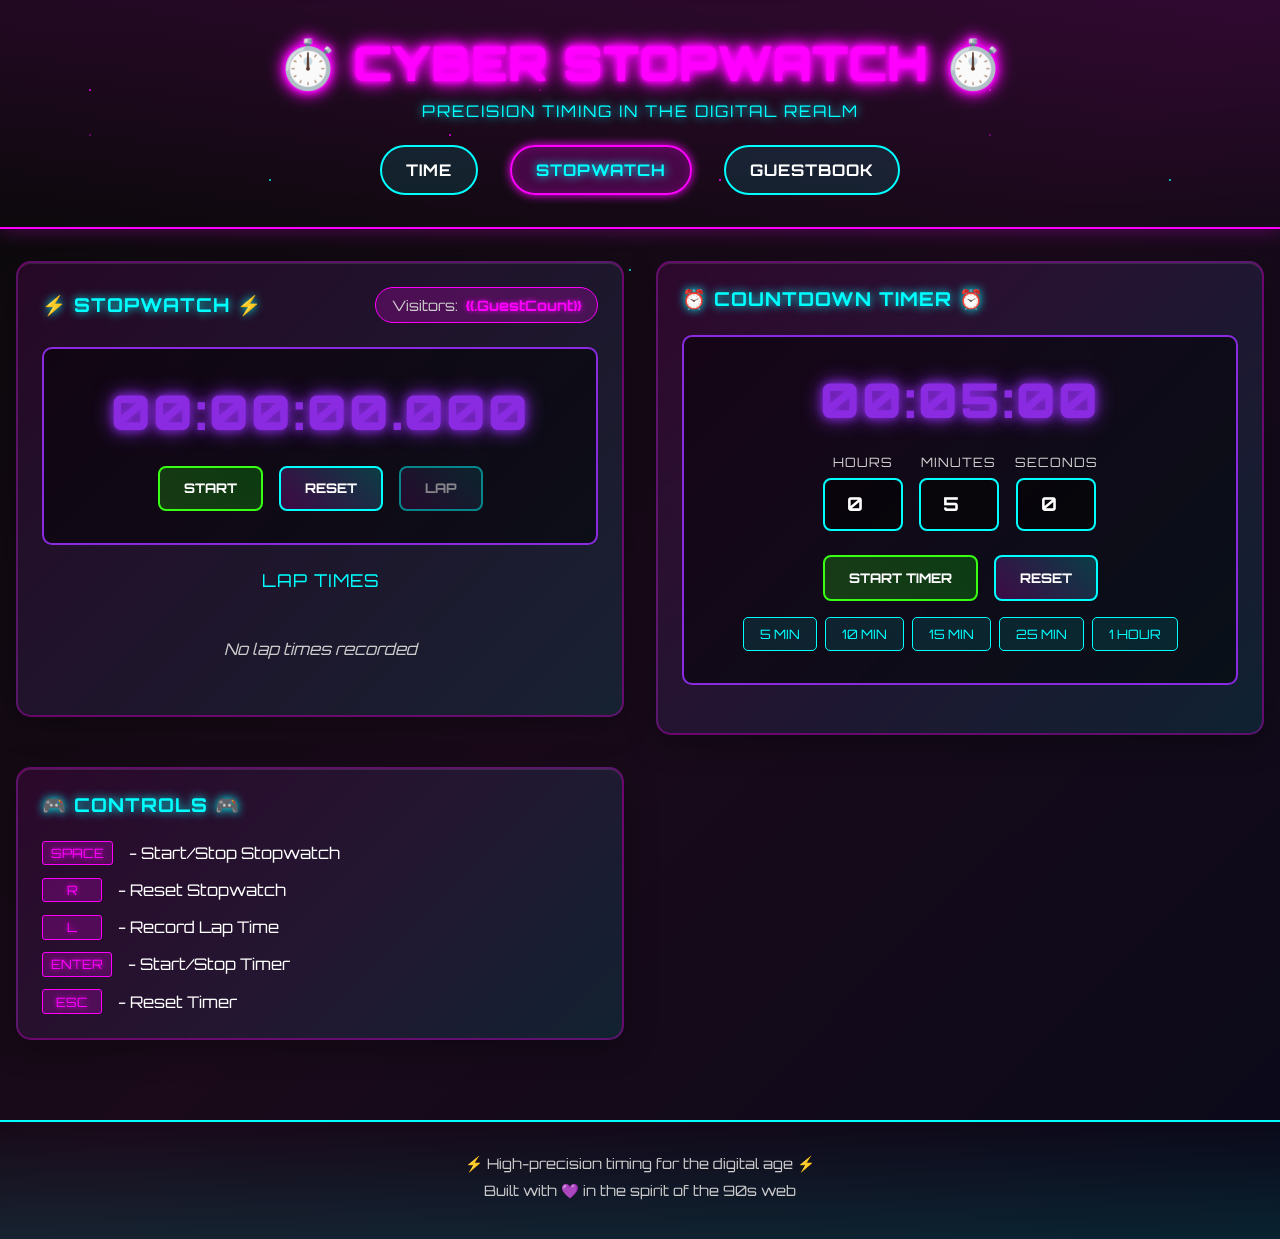
<file: templates/stopwatch.html>
<!DOCTYPE html>
<html lang="en">
<head>
    <meta charset="UTF-8">
    <meta name="viewport" content="width=device-width, initial-scale=1.0">
    <title>⏱️ CYBER STOPWATCH ⏱️</title>
    <link rel="stylesheet" href="/static/style.css">
    <link href="https://fonts.googleapis.com/css2?family=Orbitron:wght@400;700;900&display=swap" rel="stylesheet">
</head>
<body>
    <div class="stars"></div>
    <div class="twinkling"></div>

    <header class="retro-header">
        <h1 class="neon-title">⏱️ CYBER STOPWATCH ⏱️</h1>
        <div class="subtitle">Precision timing in the digital realm</div>
        <nav class="nav-bar">
            <a href="/" class="nav-link">TIME</a>
            <a href="/stopwatch" class="nav-link active">STOPWATCH</a>
            <a href="/guestbook" class="nav-link">GUESTBOOK</a>
        </nav>
    </header>

    <main class="container">
        <div class="grid-container">
            <div class="stopwatch-card">
                <div class="card-header">
                    <span class="card-title">⚡ STOPWATCH ⚡</span>
                    <div class="guest-counter">
                        <span class="counter-label">Visitors:</span>
                        <span class="counter-value">{{.GuestCount}}</span>
                    </div>
                </div>

                <div class="stopwatch-display">
                    <div id="stopwatchTime" class="stopwatch-time">00:00:00.000</div>
                    <div class="stopwatch-controls">
                        <button id="startStopBtn" class="retro-btn start-btn">START</button>
                        <button id="resetBtn" class="retro-btn">RESET</button>
                        <button id="lapBtn" class="retro-btn" disabled>LAP</button>
                    </div>
                </div>

                <div class="lap-times" id="lapTimes">
                    <div class="lap-header">LAP TIMES</div>
                    <div class="lap-list" id="lapList">
                        <div class="no-laps">No lap times recorded</div>
                    </div>
                </div>
            </div>

            <div class="timer-card">
                <div class="card-header">
                    <span class="card-title">⏰ COUNTDOWN TIMER ⏰</span>
                </div>

                <div class="timer-display">
                    <div id="timerTime" class="timer-time">00:00:00</div>

                    <div class="timer-inputs">
                        <div class="input-group">
                            <label for="hours">Hours</label>
                            <input type="number" id="hours" min="0" max="23" value="0" class="retro-input timer-input">
                        </div>
                        <div class="input-group">
                            <label for="minutes">Minutes</label>
                            <input type="number" id="minutes" min="0" max="59" value="5" class="retro-input timer-input">
                        </div>
                        <div class="input-group">
                            <label for="seconds">Seconds</label>
                            <input type="number" id="seconds" min="0" max="59" value="0" class="retro-input timer-input">
                        </div>
                    </div>

                    <div class="timer-controls">
                        <button id="startTimerBtn" class="retro-btn start-btn">START TIMER</button>
                        <button id="resetTimerBtn" class="retro-btn">RESET</button>
                    </div>

                    <div class="timer-presets">
                        <button class="preset-btn" data-time="300">5 MIN</button>
                        <button class="preset-btn" data-time="600">10 MIN</button>
                        <button class="preset-btn" data-time="900">15 MIN</button>
                        <button class="preset-btn" data-time="1500">25 MIN</button>
                        <button class="preset-btn" data-time="3600">1 HOUR</button>
                    </div>
                </div>
            </div>

            <div class="info-card">
                <div class="card-header">
                    <span class="card-title">🎮 CONTROLS 🎮</span>
                </div>

                <div class="controls-info">
                    <div class="control-item">
                        <kbd>SPACE</kbd> - Start/Stop Stopwatch
                    </div>
                    <div class="control-item">
                        <kbd>R</kbd> - Reset Stopwatch
                    </div>
                    <div class="control-item">
                        <kbd>L</kbd> - Record Lap Time
                    </div>
                    <div class="control-item">
                        <kbd>ENTER</kbd> - Start/Stop Timer
                    </div>
                    <div class="control-item">
                        <kbd>ESC</kbd> - Reset Timer
                    </div>
                </div>
            </div>
        </div>
    </main>

    <footer class="retro-footer">
        <div class="footer-content">
            <p>⚡ High-precision timing for the digital age ⚡</p>
            <p>Built with 💜 in the spirit of the 90s web</p>
        </div>
    </footer>

    <script src="/static/stopwatch.js"></script>
</body>
</html>
</file>
<file: static/style.css>
/* 90s Vaporwave Time Service CSS */
@import url('https://fonts.googleapis.com/css2?family=Orbitron:wght@400;700;900&display=swap');

:root {
    --neon-pink: #ff00ff;
    --neon-cyan: #00ffff;
    --neon-purple: #8a2be2;
    --neon-green: #39ff14;
    --dark-bg: #0a0a0a;
    --darker-bg: #050505;
    --grid-color: #ff00ff44;
    --glass-bg: rgba(255, 0, 255, 0.1);
    --glass-border: rgba(255, 0, 255, 0.3);
    --text-primary: #ffffff;
    --text-secondary: #ff00ff;
    --text-muted: #cccccc;
}

* {
    margin: 0;
    padding: 0;
    box-sizing: border-box;
}

body {
    font-family: 'Orbitron', monospace;
    background: linear-gradient(135deg, #0a0a0a 0%, #1a0a1a 50%, #0a0a1a 100%);
    color: var(--text-primary);
    min-height: 100vh;
    overflow-x: hidden;
    position: relative;
}

/* Animated Background */
.stars {
    position: fixed;
    top: 0;
    left: 0;
    width: 100%;
    height: 100%;
    z-index: -2;
    background: url('data:image/svg+xml,<svg xmlns="http://www.w3.org/2000/svg" viewBox="0 0 1000 1000"><circle cx="100" cy="100" r="1" fill="%23ff00ff"/><circle cx="300" cy="200" r="1" fill="%2300ffff"/><circle cx="500" cy="150" r="1" fill="%23ff00ff"/><circle cx="700" cy="300" r="1" fill="%2300ffff"/><circle cx="200" cy="400" r="1" fill="%23ff00ff"/><circle cx="600" cy="450" r="1" fill="%2300ffff"/><circle cx="800" cy="200" r="1" fill="%23ff00ff"/><circle cx="150" cy="600" r="1" fill="%2300ffff"/><circle cx="450" cy="700" r="1" fill="%23ff00ff"/><circle cx="750" cy="550" r="1" fill="%2300ffff"/></svg>') repeat;
    animation: twinkle 3s ease-in-out infinite alternate;
}

.twinkling {
    position: fixed;
    top: 0;
    left: 0;
    width: 100%;
    height: 100%;
    z-index: -1;
    background: url('data:image/svg+xml,<svg xmlns="http://www.w3.org/2000/svg" viewBox="0 0 2000 2000"><circle cx="200" cy="300" r="2" fill="%23ff00ff" opacity="0.5"/><circle cx="800" cy="600" r="2" fill="%2300ffff" opacity="0.5"/><circle cx="1200" cy="200" r="2" fill="%23ff00ff" opacity="0.5"/><circle cx="400" cy="800" r="2" fill="%2300ffff" opacity="0.5"/><circle cx="1600" cy="400" r="2" fill="%23ff00ff" opacity="0.5"/></svg>') repeat;
    animation: sparkle 4s ease-in-out infinite alternate;
}

@keyframes twinkle {
    0% { opacity: 0.3; }
    100% { opacity: 0.8; }
}

@keyframes sparkle {
    0% { transform: translateY(0px); opacity: 0.5; }
    100% { transform: translateY(-10px); opacity: 1; }
}

/* Header */
.retro-header {
    text-align: center;
    padding: 2rem 1rem;
    background: linear-gradient(180deg, rgba(255, 0, 255, 0.1) 0%, transparent 100%);
    border-bottom: 2px solid var(--neon-pink);
    box-shadow: 0 0 20px rgba(255, 0, 255, 0.3);
}

.neon-title {
    font-size: 3rem;
    font-weight: 900;
    color: var(--neon-pink);
    text-shadow:
        0 0 5px var(--neon-pink),
        0 0 10px var(--neon-pink),
        0 0 15px var(--neon-pink),
        0 0 20px var(--neon-pink);
    animation: neon-flicker 2s ease-in-out infinite alternate;
    margin-bottom: 0.5rem;
}

@keyframes neon-flicker {
    0%, 100% { opacity: 1; }
    50% { opacity: 0.8; }
}

.subtitle {
    font-size: 1rem;
    color: var(--neon-cyan);
    text-shadow: 0 0 10px var(--neon-cyan);
    margin-bottom: 1.5rem;
    text-transform: uppercase;
    letter-spacing: 2px;
}

/* Navigation */
.nav-bar {
    display: flex;
    justify-content: center;
    gap: 2rem;
    flex-wrap: wrap;
}

.nav-link {
    color: var(--text-primary);
    text-decoration: none;
    padding: 0.8rem 1.5rem;
    border: 2px solid var(--neon-cyan);
    background: rgba(0, 255, 255, 0.1);
    border-radius: 25px;
    font-weight: bold;
    text-transform: uppercase;
    letter-spacing: 1px;
    transition: all 0.3s ease;
    position: relative;
    overflow: hidden;
}

.nav-link::before {
    content: '';
    position: absolute;
    top: 0;
    left: -100%;
    width: 100%;
    height: 100%;
    background: linear-gradient(90deg, transparent, rgba(0, 255, 255, 0.3), transparent);
    transition: left 0.5s;
}

.nav-link:hover::before {
    left: 100%;
}

.nav-link:hover,
.nav-link.active {
    color: var(--neon-cyan);
    border-color: var(--neon-pink);
    background: rgba(255, 0, 255, 0.2);
    box-shadow:
        0 0 10px var(--neon-pink),
        inset 0 0 10px rgba(255, 0, 255, 0.2);
    text-shadow: 0 0 10px currentColor;
}

/* Container */
.container {
    max-width: 1400px;
    margin: 0 auto;
    padding: 2rem 1rem;
}

.grid-container {
    display: grid;
    grid-template-columns: repeat(auto-fit, minmax(400px, 1fr));
    gap: 2rem;
    align-items: start;
}

/* Cards */
.time-display-card,
.timezone-card,
.info-card,
.stopwatch-card,
.timer-card,
.guestbook-card,
.stats-card,
.retro-links-card {
    background: linear-gradient(135deg, rgba(255, 0, 255, 0.1) 0%, rgba(0, 255, 255, 0.1) 100%);
    border: 2px solid var(--glass-border);
    border-radius: 15px;
    padding: 1.5rem;
    backdrop-filter: blur(10px);
    box-shadow:
        0 8px 32px rgba(0, 0, 0, 0.3),
        inset 0 1px 0 rgba(255, 255, 255, 0.1);
    position: relative;
    overflow: hidden;
}

.card-header {
    display: flex;
    justify-content: space-between;
    align-items: center;
    margin-bottom: 1.5rem;
    flex-wrap: wrap;
    gap: 1rem;
}

.card-title {
    font-size: 1.2rem;
    font-weight: bold;
    color: var(--neon-cyan);
    text-shadow: 0 0 10px currentColor;
    text-transform: uppercase;
    letter-spacing: 1px;
}

/* Guest Counter */
.guest-counter {
    display: flex;
    align-items: center;
    gap: 0.5rem;
    padding: 0.5rem 1rem;
    background: rgba(255, 0, 255, 0.2);
    border: 1px solid var(--neon-pink);
    border-radius: 20px;
    font-size: 0.9rem;
}

.counter-label {
    color: var(--text-muted);
}

.counter-value {
    color: var(--neon-pink);
    font-weight: bold;
    text-shadow: 0 0 5px currentColor;
}

/* Time Display */
.time-container {
    display: flex;
    flex-direction: column;
    gap: 1.5rem;
}

.digital-clock {
    text-align: center;
    padding: 2rem;
    background: rgba(0, 0, 0, 0.5);
    border: 2px solid var(--neon-green);
    border-radius: 10px;
    box-shadow:
        0 0 20px rgba(57, 255, 20, 0.3),
        inset 0 0 20px rgba(57, 255, 20, 0.1);
}

.time-display {
    font-size: 3.5rem;
    font-weight: 900;
    color: var(--neon-green);
    text-shadow:
        0 0 10px var(--neon-green),
        0 0 20px var(--neon-green),
        0 0 30px var(--neon-green);
    font-family: 'Orbitron', monospace;
    letter-spacing: 2px;
    margin-bottom: 0.5rem;
}

.date-display {
    font-size: 1.2rem;
    color: var(--text-muted);
    margin-bottom: 1rem;
}

.location-display {
    font-size: 1rem;
    color: var(--neon-cyan);
    text-shadow: 0 0 5px currentColor;
}

/* Controls */
.controls {
    display: flex;
    justify-content: center;
    gap: 1rem;
    flex-wrap: wrap;
}

.retro-btn {
    padding: 0.8rem 1.5rem;
    background: linear-gradient(45deg, rgba(255, 0, 255, 0.2), rgba(0, 255, 255, 0.2));
    border: 2px solid var(--neon-cyan);
    border-radius: 8px;
    color: var(--text-primary);
    font-family: 'Orbitron', monospace;
    font-weight: bold;
    text-transform: uppercase;
    cursor: pointer;
    transition: all 0.3s ease;
    position: relative;
    overflow: hidden;
}

.retro-btn::before {
    content: '';
    position: absolute;
    top: 0;
    left: -100%;
    width: 100%;
    height: 100%;
    background: linear-gradient(90deg, transparent, rgba(255, 255, 255, 0.2), transparent);
    transition: left 0.5s;
}

.retro-btn:hover {
    border-color: var(--neon-pink);
    box-shadow:
        0 0 15px var(--neon-pink),
        inset 0 0 15px rgba(255, 0, 255, 0.2);
    transform: translateY(-2px);
    text-shadow: 0 0 10px currentColor;
}

.retro-btn:hover::before {
    left: 100%;
}

.retro-btn.pulse {
    animation: pulse 2s ease-in-out infinite;
}

@keyframes pulse {
    0%, 100% { box-shadow: 0 0 15px var(--neon-cyan); }
    50% { box-shadow: 0 0 25px var(--neon-cyan), 0 0 35px var(--neon-cyan); }
}

.retro-btn:disabled {
    opacity: 0.5;
    cursor: not-allowed;
    transform: none;
}

.start-btn {
    border-color: var(--neon-green);
    background: linear-gradient(45deg, rgba(57, 255, 20, 0.2), rgba(0, 255, 0, 0.2));
}

.start-btn:hover {
    box-shadow: 0 0 15px var(--neon-green);
}

.apply-btn {
    border-color: var(--neon-purple);
    background: linear-gradient(45deg, rgba(138, 43, 226, 0.2), rgba(75, 0, 130, 0.2));
}

.apply-btn:hover {
    box-shadow: 0 0 15px var(--neon-purple);
}

/* Form Elements */
.timezone-controls {
    display: flex;
    flex-direction: column;
    gap: 1rem;
}

.retro-select,
.retro-input {
    padding: 0.8rem 1rem;
    background: rgba(0, 0, 0, 0.5);
    border: 2px solid var(--neon-cyan);
    border-radius: 8px;
    color: var(--text-primary);
    font-family: 'Orbitron', monospace;
    font-size: 0.9rem;
}

.retro-select:focus,
.retro-input:focus {
    outline: none;
    border-color: var(--neon-pink);
    box-shadow: 0 0 10px var(--neon-pink);
}

.retro-select option {
    background: var(--dark-bg);
    color: var(--text-primary);
}

/* Info Card */
.info-content {
    display: flex;
    flex-direction: column;
    gap: 1rem;
}

.info-item {
    display: flex;
    justify-content: space-between;
    align-items: center;
    padding: 0.5rem 0;
    border-bottom: 1px solid rgba(255, 0, 255, 0.2);
}

.info-label {
    color: var(--text-muted);
    font-size: 0.9rem;
}

.info-value {
    color: var(--neon-cyan);
    font-weight: bold;
    text-shadow: 0 0 5px currentColor;
}

.info-value.online {
    color: var(--neon-green);
    animation: pulse 2s ease-in-out infinite;
}

/* Stopwatch Styles */
.stopwatch-display,
.timer-display {
    text-align: center;
    padding: 2rem;
    background: rgba(0, 0, 0, 0.5);
    border: 2px solid var(--neon-purple);
    border-radius: 10px;
    margin-bottom: 1.5rem;
}

.stopwatch-time,
.timer-time {
    font-size: 3rem;
    font-weight: 900;
    color: var(--neon-purple);
    text-shadow:
        0 0 10px var(--neon-purple),
        0 0 20px var(--neon-purple);
    font-family: 'Orbitron', monospace;
    letter-spacing: 2px;
    margin-bottom: 1.5rem;
}

.stopwatch-controls,
.timer-controls {
    display: flex;
    justify-content: center;
    gap: 1rem;
    flex-wrap: wrap;
}

/* Lap Times */
.lap-times {
    margin-top: 1.5rem;
    max-height: 300px;
    overflow-y: auto;
}

.lap-header {
    font-size: 1.1rem;
    color: var(--neon-cyan);
    text-align: center;
    margin-bottom: 1rem;
    text-transform: uppercase;
    letter-spacing: 1px;
}

.lap-list {
    display: flex;
    flex-direction: column;
    gap: 0.5rem;
}

.lap-item {
    display: flex;
    justify-content: space-between;
    padding: 0.5rem 1rem;
    background: rgba(255, 0, 255, 0.1);
    border: 1px solid var(--neon-pink);
    border-radius: 5px;
    font-family: 'Orbitron', monospace;
}

.no-laps {
    text-align: center;
    color: var(--text-muted);
    font-style: italic;
    padding: 2rem;
}

/* Timer Inputs */
.timer-inputs {
    display: flex;
    justify-content: center;
    gap: 1rem;
    margin: 1.5rem 0;
    flex-wrap: wrap;
}

.input-group {
    display: flex;
    flex-direction: column;
    align-items: center;
    gap: 0.5rem;
}

.input-group label {
    color: var(--text-muted);
    font-size: 0.8rem;
    text-transform: uppercase;
    letter-spacing: 1px;
}

.timer-input {
    width: 80px;
    text-align: center;
    font-size: 1.2rem;
    font-weight: bold;
}

.timer-presets {
    display: flex;
    justify-content: center;
    gap: 0.5rem;
    margin-top: 1rem;
    flex-wrap: wrap;
}

.preset-btn {
    padding: 0.5rem 1rem;
    background: rgba(0, 255, 255, 0.1);
    border: 1px solid var(--neon-cyan);
    border-radius: 5px;
    color: var(--neon-cyan);
    font-family: 'Orbitron', monospace;
    font-size: 0.8rem;
    cursor: pointer;
    transition: all 0.3s ease;
}

.preset-btn:hover {
    background: rgba(0, 255, 255, 0.2);
    box-shadow: 0 0 10px var(--neon-cyan);
}

/* Controls Info */
.controls-info {
    display: flex;
    flex-direction: column;
    gap: 0.8rem;
}

.control-item {
    display: flex;
    align-items: center;
    gap: 1rem;
}

kbd {
    background: rgba(255, 0, 255, 0.2);
    border: 1px solid var(--neon-pink);
    border-radius: 3px;
    padding: 0.2rem 0.5rem;
    font-family: 'Orbitron', monospace;
    font-size: 0.8rem;
    color: var(--neon-pink);
    text-shadow: 0 0 5px currentColor;
    min-width: 60px;
    text-align: center;
}

/* Guestbook Styles */
.guestbook-intro {
    margin-bottom: 2rem;
}

.intro-text {
    color: var(--text-muted);
    line-height: 1.6;
    margin-bottom: 1.5rem;
}

.retro-notice {
    background: rgba(255, 0, 255, 0.1);
    border: 1px solid var(--neon-pink);
    border-radius: 8px;
    padding: 1rem;
}

.notice-header {
    color: var(--neon-pink);
    font-weight: bold;
    margin-bottom: 0.5rem;
    text-transform: uppercase;
}

.notice-list {
    list-style: none;
    color: var(--text-muted);
}

.notice-list li {
    margin-bottom: 0.3rem;
}

.giscus-container {
    margin-top: 2rem;
    border: 2px solid var(--neon-cyan);
    border-radius: 10px;
    padding: 1rem;
    background: rgba(0, 255, 255, 0.05);
}

/* Stats Card */
.stats-content {
    display: flex;
    flex-direction: column;
    gap: 1rem;
    margin-bottom: 2rem;
}

.stat-item {
    display: flex;
    justify-content: space-between;
    align-items: center;
    padding: 0.5rem 0;
    border-bottom: 1px solid rgba(0, 255, 255, 0.2);
}

.stat-label {
    color: var(--text-muted);
    font-size: 0.9rem;
}

.stat-value {
    color: var(--neon-cyan);
    font-weight: bold;
    text-shadow: 0 0 5px currentColor;
}

.retro-badge {
    text-align: center;
    padding: 1rem;
    background: linear-gradient(45deg, rgba(255, 0, 255, 0.2), rgba(0, 255, 255, 0.2));
    border: 2px solid var(--neon-purple);
    border-radius: 10px;
    box-shadow: 0 0 15px rgba(138, 43, 226, 0.3);
}

.badge-text {
    font-size: 0.8rem;
    color: var(--text-muted);
    margin-bottom: 0.5rem;
}

.badge-logo {
    font-size: 1.2rem;
    font-weight: bold;
    color: var(--neon-purple);
    text-shadow: 0 0 10px currentColor;
}

/* Links Card */
.links-content {
    display: flex;
    flex-direction: column;
    gap: 1.5rem;
}

.link-category {
    padding: 1rem;
    background: rgba(0, 0, 0, 0.3);
    border: 1px solid var(--neon-cyan);
    border-radius: 8px;
}

.category-title {
    color: var(--neon-cyan);
    font-weight: bold;
    margin-bottom: 1rem;
    text-transform: uppercase;
    letter-spacing: 1px;
}

.link-list {
    display: flex;
    flex-direction: column;
    gap: 0.5rem;
}

.retro-link {
    color: var(--neon-pink);
    text-decoration: none;
    padding: 0.5rem;
    border-radius: 5px;
    transition: all 0.3s ease;
    border-left: 3px solid transparent;
}

.retro-link:hover {
    background: rgba(255, 0, 255, 0.1);
    border-left-color: var(--neon-pink);
    text-shadow: 0 0 5px currentColor;
    transform: translateX(5px);
}

/* Footer */
.retro-footer {
    text-align: center;
    padding: 2rem 1rem;
    border-top: 2px solid var(--neon-cyan);
    background: linear-gradient(180deg, transparent 0%, rgba(0, 255, 255, 0.1) 100%);
    margin-top: 3rem;
}

.footer-content p {
    color: var(--text-muted);
    margin-bottom: 0.5rem;
    font-size: 0.9rem;
}

/* Responsive Design */
@media (max-width: 768px) {
    .neon-title {
        font-size: 2rem;
    }

    .grid-container {
        grid-template-columns: 1fr;
        gap: 1.5rem;
    }

    .time-display {
        font-size: 2.5rem;
    }

    .stopwatch-time,
    .timer-time {
        font-size: 2rem;
    }

    .nav-bar {
        gap: 1rem;
    }

    .nav-link {
        padding: 0.6rem 1rem;
        font-size: 0.9rem;
    }

    .timer-inputs {
        gap: 0.5rem;
    }

    .controls {
        gap: 0.5rem;
    }

    .retro-btn {
        padding: 0.6rem 1rem;
        font-size: 0.8rem;
    }
}

@media (max-width: 480px) {
    .container {
        padding: 1rem 0.5rem;
    }

    .time-display {
        font-size: 2rem;
    }

    .stopwatch-time,
    .timer-time {
        font-size: 1.8rem;
    }

    .card-header {
        flex-direction: column;
        align-items: flex-start;
        gap: 0.5rem;
    }
}

/* Scrollbar Styling */
::-webkit-scrollbar {
    width: 8px;
}

::-webkit-scrollbar-track {
    background: rgba(0, 0, 0, 0.5);
    border-radius: 4px;
}

::-webkit-scrollbar-thumb {
    background: linear-gradient(180deg, var(--neon-pink), var(--neon-cyan));
    border-radius: 4px;
}

::-webkit-scrollbar-thumb:hover {
    background: linear-gradient(180deg, var(--neon-cyan), var(--neon-pink));
}

/* Selection Styling */
::selection {
    background: rgba(255, 0, 255, 0.3);
    color: var(--text-primary);
}

::-moz-selection {
    background: rgba(255, 0, 255, 0.3);
    color: var(--text-primary);
}
</file>
